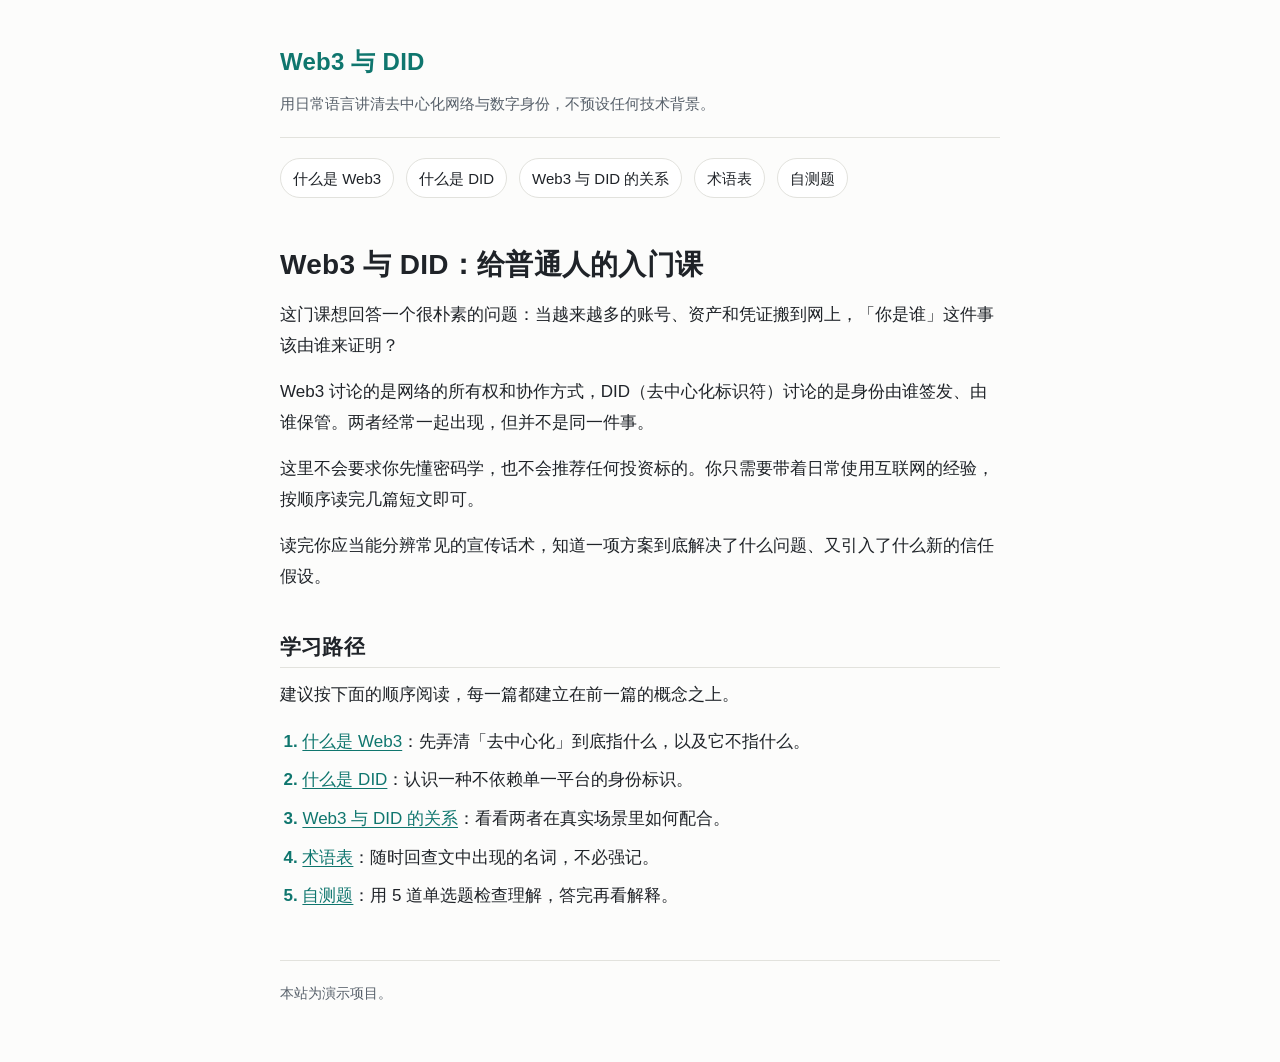
<file: site/index.html>
<!DOCTYPE html>
<html lang="zh-CN">
<head>
  <meta charset="UTF-8">
  <meta name="viewport" content="width=device-width, initial-scale=1">
  <title>Web3 与 DID：给普通人的入门课</title>
  <link rel="stylesheet" href="style.css">
</head>
<body>
  <header class="site-header">
    <p class="site-title"><a href="index.html">Web3 与 DID</a></p>
    <p class="site-tagline">用日常语言讲清去中心化网络与数字身份，不预设任何技术背景。</p>
  </header>

  <nav class="site-nav" aria-label="站内导航">
    <ul>
      <li><a href="what-is-web3.html">什么是 Web3</a></li>
      <li><a href="what-is-did.html">什么是 DID</a></li>
      <li><a href="web3-and-did.html">Web3 与 DID 的关系</a></li>
      <li><a href="glossary.html">术语表</a></li>
      <li><a href="quiz.html">自测题</a></li>
    </ul>
  </nav>

  <main>
    <section class="intro" aria-labelledby="intro-heading">
      <h1 id="intro-heading">Web3 与 DID：给普通人的入门课</h1>
      <p>这门课想回答一个很朴素的问题：当越来越多的账号、资产和凭证搬到网上，「你是谁」这件事该由谁来证明？</p>
      <p>Web3 讨论的是网络的所有权和协作方式，DID（去中心化标识符）讨论的是身份由谁签发、由谁保管。两者经常一起出现，但并不是同一件事。</p>
      <p>这里不会要求你先懂密码学，也不会推荐任何投资标的。你只需要带着日常使用互联网的经验，按顺序读完几篇短文即可。</p>
      <p>读完你应当能分辨常见的宣传话术，知道一项方案到底解决了什么问题、又引入了什么新的信任假设。</p>
    </section>

    <section class="learning-path" aria-labelledby="path-heading">
      <h2 id="path-heading">学习路径</h2>
      <p>建议按下面的顺序阅读，每一篇都建立在前一篇的概念之上。</p>
      <ol>
        <li><a href="what-is-web3.html">什么是 Web3</a>：先弄清「去中心化」到底指什么，以及它不指什么。</li>
        <li><a href="what-is-did.html">什么是 DID</a>：认识一种不依赖单一平台的身份标识。</li>
        <li><a href="web3-and-did.html">Web3 与 DID 的关系</a>：看看两者在真实场景里如何配合。</li>
        <li><a href="glossary.html">术语表</a>：随时回查文中出现的名词，不必强记。</li>
        <li><a href="quiz.html">自测题</a>：用 5 道单选题检查理解，答完再看解释。</li>
      </ol>
    </section>
  </main>

  <footer class="site-footer">
    <p>本站为演示项目。</p>
  </footer>
</body>
</html>
</file>
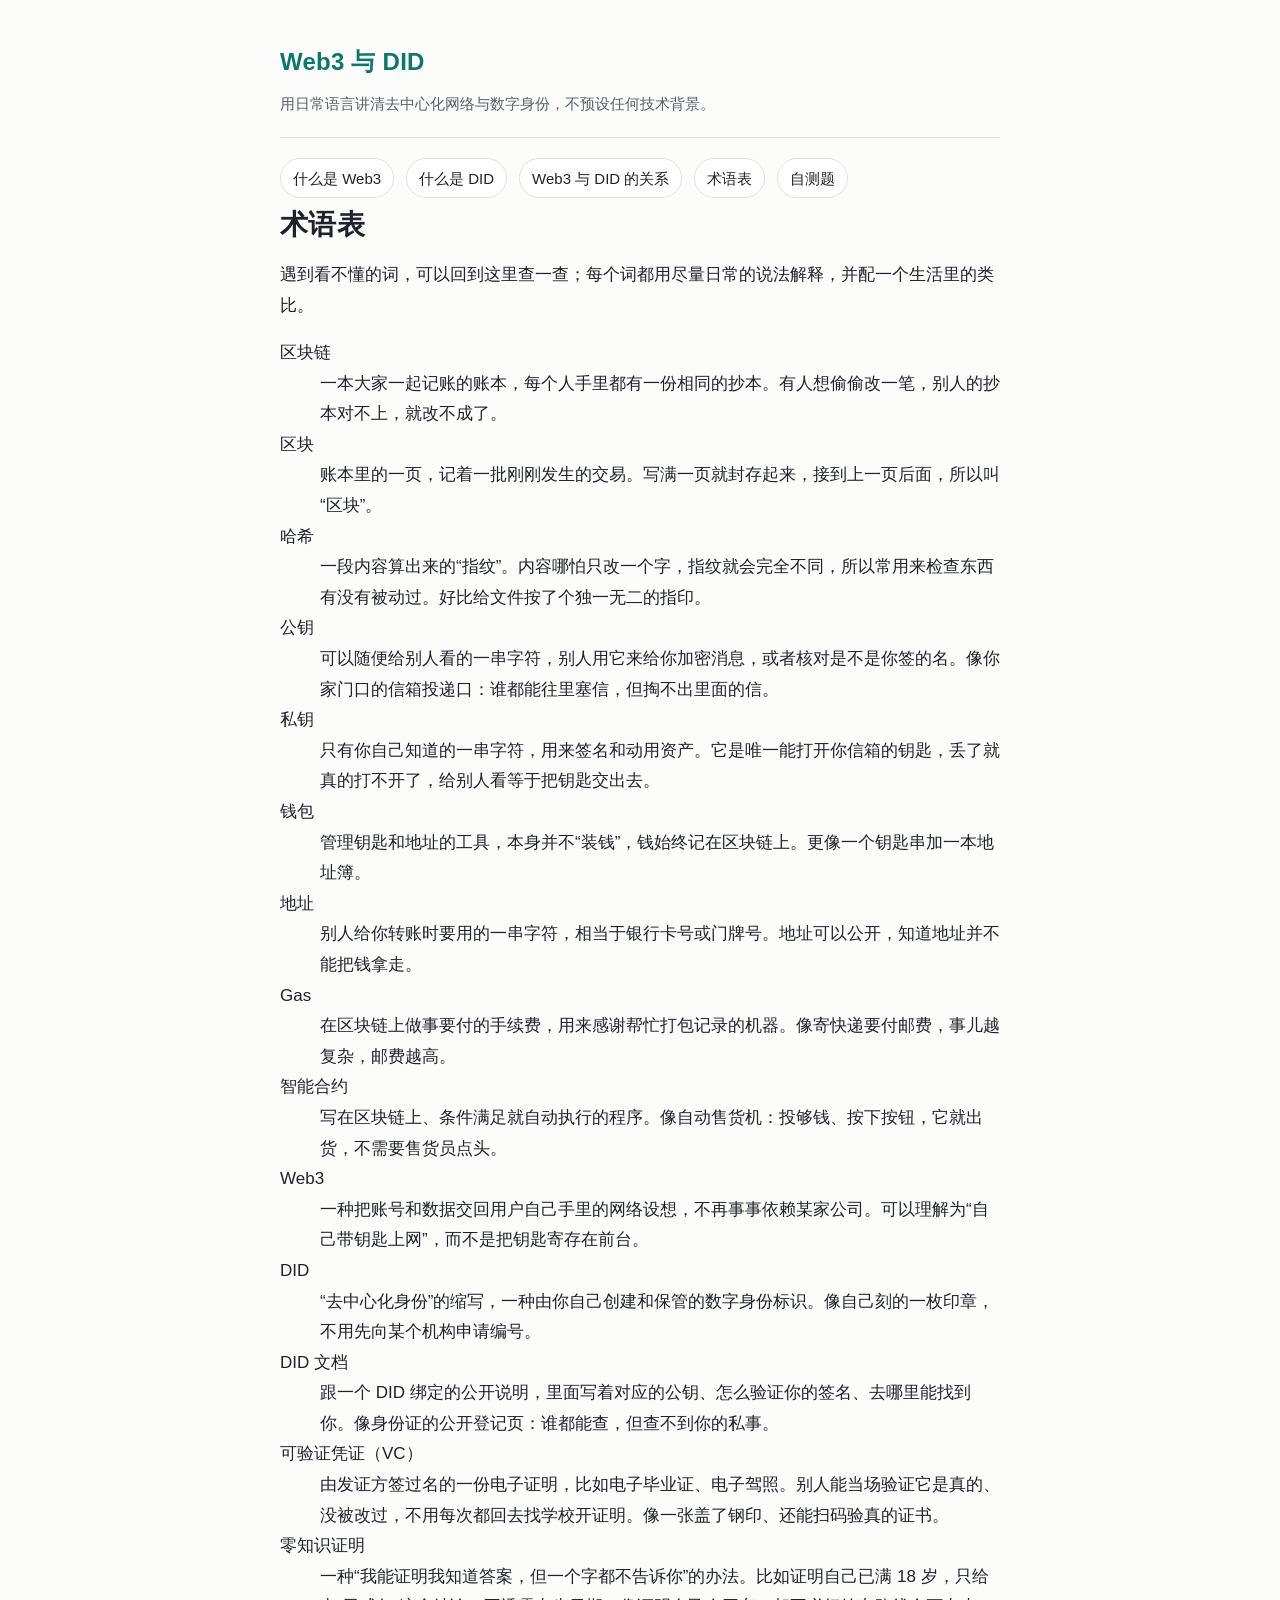
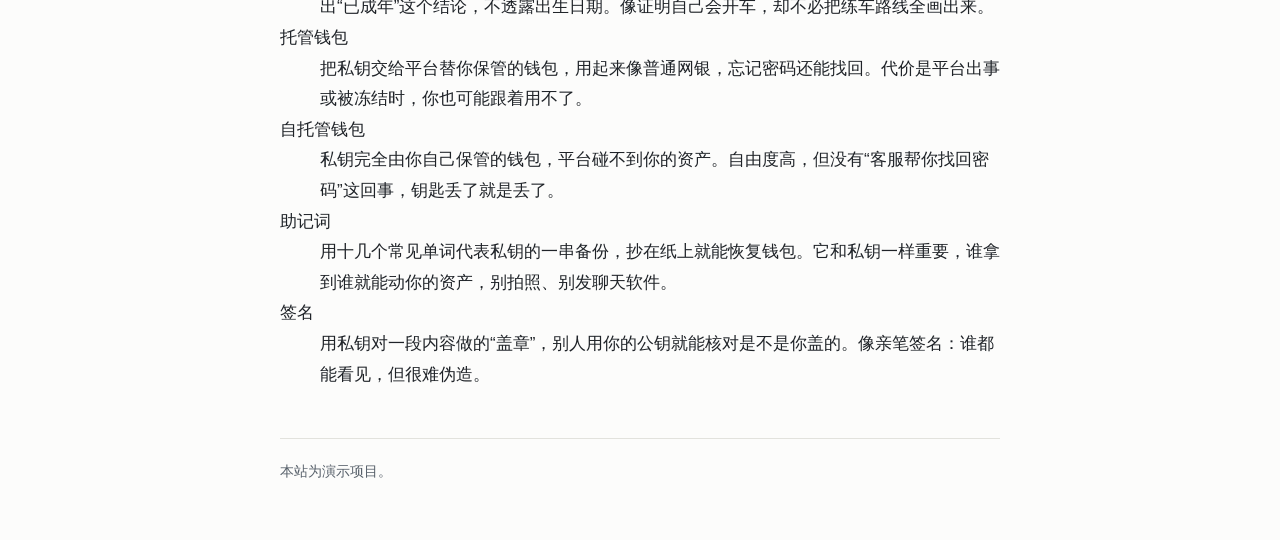
<file: site/glossary.html>
<!DOCTYPE html>
<html lang="zh-CN">
<head>
  <meta charset="utf-8">
  <meta name="viewport" content="width=device-width, initial-scale=1">
  <title>术语表 - 用大白话解释区块链和身份</title>
  <link rel="stylesheet" href="style.css">
</head>
<body>
  <header class="site-header">
    <p class="site-title"><a href="index.html">Web3 与 DID</a></p>
    <p class="site-tagline">用日常语言讲清去中心化网络与数字身份，不预设任何技术背景。</p>
  </header>

  <nav class="site-nav" aria-label="站内导航">
    <ul>
      <li><a href="what-is-web3.html">什么是 Web3</a></li>
      <li><a href="what-is-did.html">什么是 DID</a></li>
      <li><a href="web3-and-did.html">Web3 与 DID 的关系</a></li>
      <li><a href="glossary.html" aria-current="page">术语表</a></li>
      <li><a href="quiz.html">自测题</a></li>
    </ul>
  </nav>

  <main>
    <h1>术语表</h1>
    <p>遇到看不懂的词，可以回到这里查一查；每个词都用尽量日常的说法解释，并配一个生活里的类比。</p>

    <dl>
      <dt>区块链</dt>
      <dd>一本大家一起记账的账本，每个人手里都有一份相同的抄本。有人想偷偷改一笔，别人的抄本对不上，就改不成了。</dd>

      <dt>区块</dt>
      <dd>账本里的一页，记着一批刚刚发生的交易。写满一页就封存起来，接到上一页后面，所以叫“区块”。</dd>

      <dt>哈希</dt>
      <dd>一段内容算出来的“指纹”。内容哪怕只改一个字，指纹就会完全不同，所以常用来检查东西有没有被动过。好比给文件按了个独一无二的指印。</dd>

      <dt>公钥</dt>
      <dd>可以随便给别人看的一串字符，别人用它来给你加密消息，或者核对是不是你签的名。像你家门口的信箱投递口：谁都能往里塞信，但掏不出里面的信。</dd>

      <dt>私钥</dt>
      <dd>只有你自己知道的一串字符，用来签名和动用资产。它是唯一能打开你信箱的钥匙，丢了就真的打不开了，给别人看等于把钥匙交出去。</dd>

      <dt>钱包</dt>
      <dd>管理钥匙和地址的工具，本身并不“装钱”，钱始终记在区块链上。更像一个钥匙串加一本地址簿。</dd>

      <dt>地址</dt>
      <dd>别人给你转账时要用的一串字符，相当于银行卡号或门牌号。地址可以公开，知道地址并不能把钱拿走。</dd>

      <dt>Gas</dt>
      <dd>在区块链上做事要付的手续费，用来感谢帮忙打包记录的机器。像寄快递要付邮费，事儿越复杂，邮费越高。</dd>

      <dt>智能合约</dt>
      <dd>写在区块链上、条件满足就自动执行的程序。像自动售货机：投够钱、按下按钮，它就出货，不需要售货员点头。</dd>

      <dt>Web3</dt>
      <dd>一种把账号和数据交回用户自己手里的网络设想，不再事事依赖某家公司。可以理解为“自己带钥匙上网”，而不是把钥匙寄存在前台。</dd>

      <dt>DID</dt>
      <dd>“去中心化身份”的缩写，一种由你自己创建和保管的数字身份标识。像自己刻的一枚印章，不用先向某个机构申请编号。</dd>

      <dt>DID 文档</dt>
      <dd>跟一个 DID 绑定的公开说明，里面写着对应的公钥、怎么验证你的签名、去哪里能找到你。像身份证的公开登记页：谁都能查，但查不到你的私事。</dd>

      <dt>可验证凭证（VC）</dt>
      <dd>由发证方签过名的一份电子证明，比如电子毕业证、电子驾照。别人能当场验证它是真的、没被改过，不用每次都回去找学校开证明。像一张盖了钢印、还能扫码验真的证书。</dd>

      <dt>零知识证明</dt>
      <dd>一种“我能证明我知道答案，但一个字都不告诉你”的办法。比如证明自己已满 18 岁，只给出“已成年”这个结论，不透露出生日期。像证明自己会开车，却不必把练车路线全画出来。</dd>

      <dt>托管钱包</dt>
      <dd>把私钥交给平台替你保管的钱包，用起来像普通网银，忘记密码还能找回。代价是平台出事或被冻结时，你也可能跟着用不了。</dd>

      <dt>自托管钱包</dt>
      <dd>私钥完全由你自己保管的钱包，平台碰不到你的资产。自由度高，但没有“客服帮你找回密码”这回事，钥匙丢了就是丢了。</dd>

      <dt>助记词</dt>
      <dd>用十几个常见单词代表私钥的一串备份，抄在纸上就能恢复钱包。它和私钥一样重要，谁拿到谁就能动你的资产，别拍照、别发聊天软件。</dd>

      <dt>签名</dt>
      <dd>用私钥对一段内容做的“盖章”，别人用你的公钥就能核对是不是你盖的。像亲笔签名：谁都能看见，但很难伪造。</dd>
    </dl>
  </main>

  <footer class="site-footer">
    <p>本站为演示项目。</p>
  </footer>
</body>
</html>
</file>
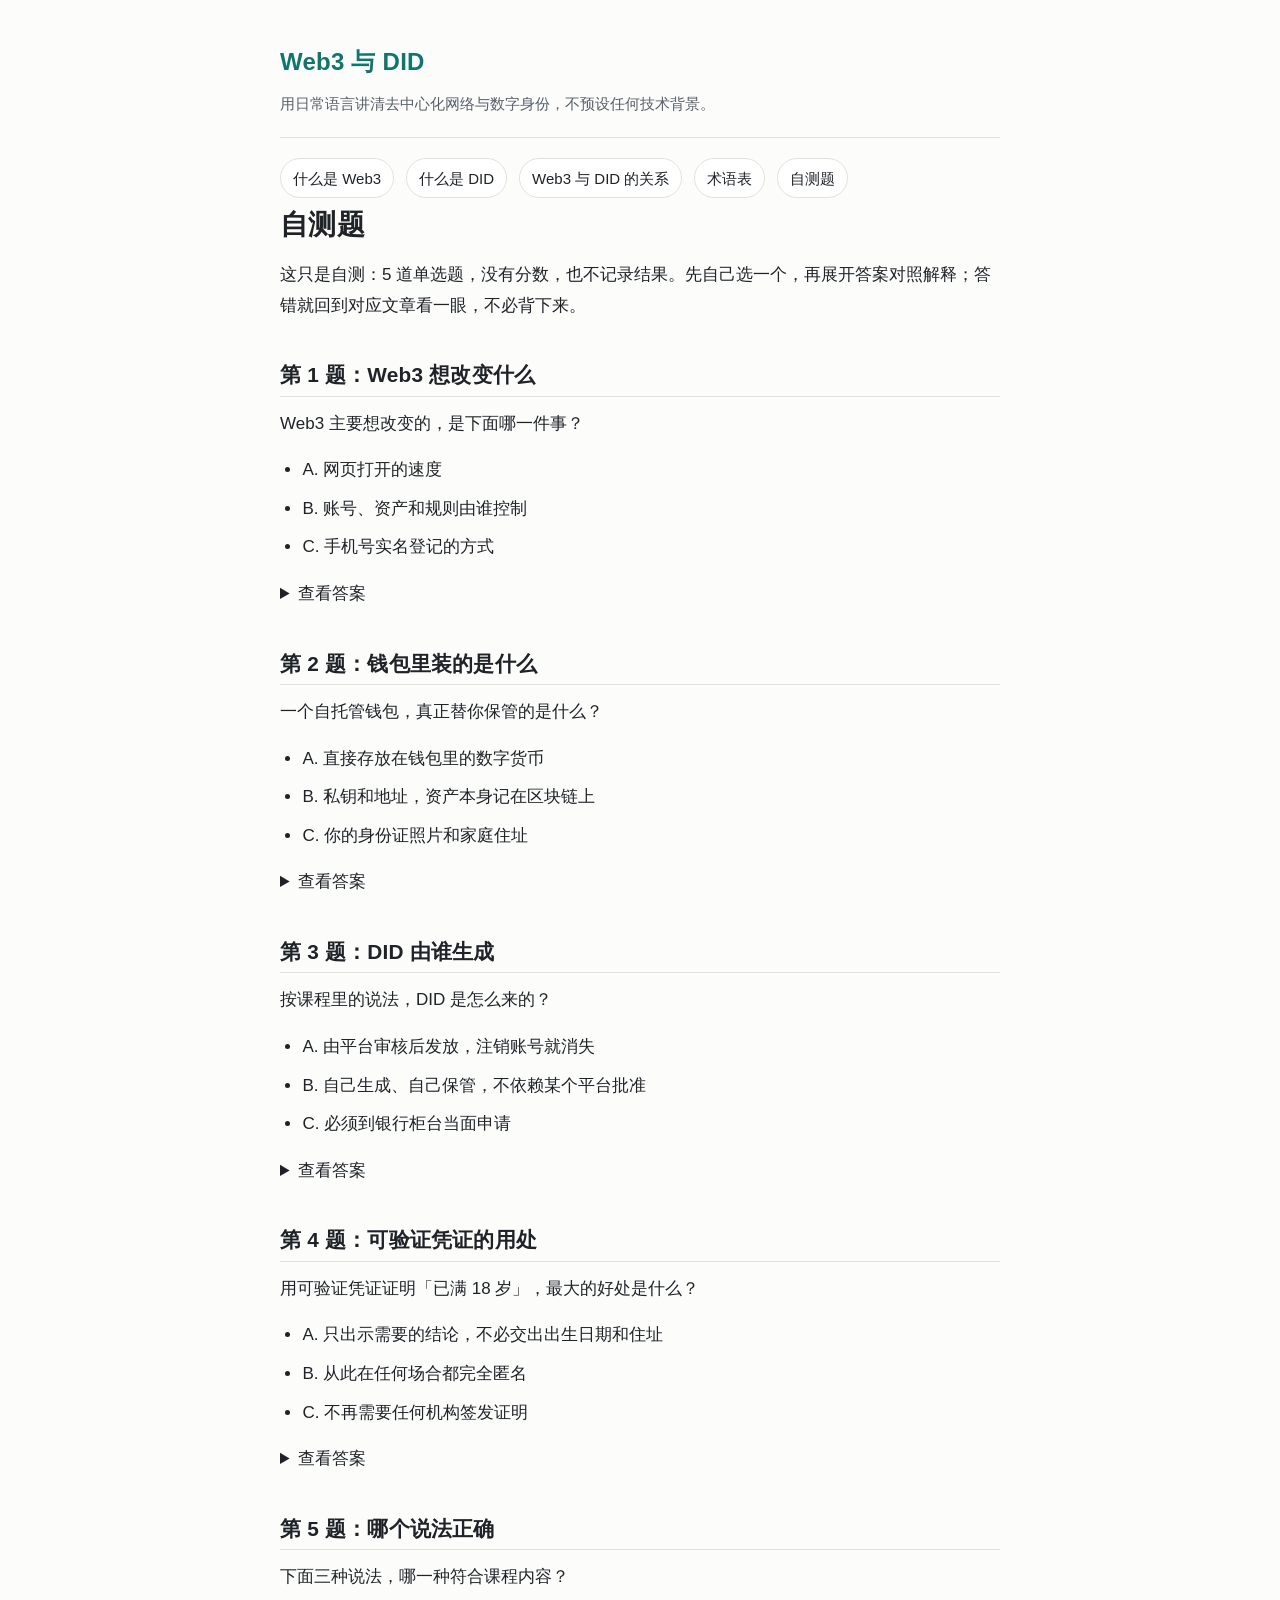
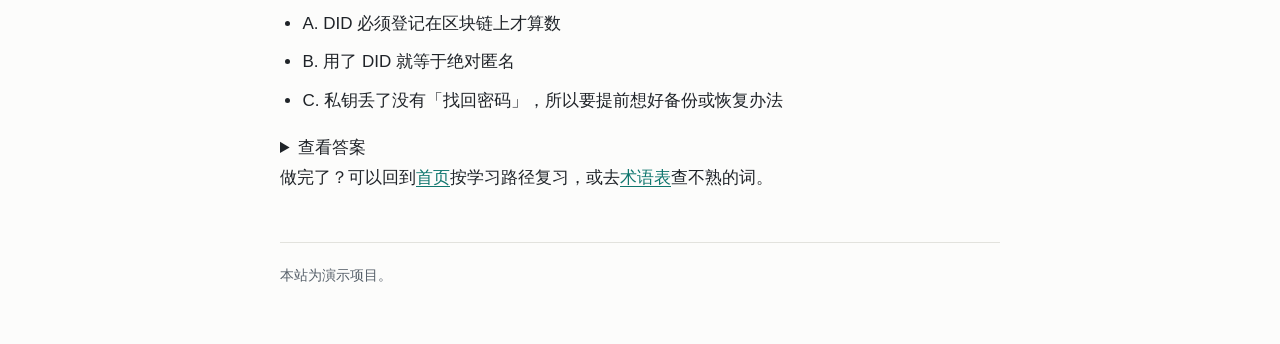
<file: site/quiz.html>
<!DOCTYPE html>
<html lang="zh-CN">
<head>
  <meta charset="utf-8">
  <meta name="viewport" content="width=device-width, initial-scale=1">
  <title>自测题 - Web3 与 DID 入门</title>
  <meta name="description" content="5 道单选题，自测对 Web3、钱包、DID、可验证凭证和常见误解的理解。">
  <link rel="stylesheet" href="style.css">
</head>
<body>
  <header class="site-header">
    <p class="site-title"><a href="index.html">Web3 与 DID</a></p>
    <p class="site-tagline">用日常语言讲清去中心化网络与数字身份，不预设任何技术背景。</p>
  </header>

  <nav class="site-nav" aria-label="站内导航">
    <ul>
      <li><a href="what-is-web3.html">什么是 Web3</a></li>
      <li><a href="what-is-did.html">什么是 DID</a></li>
      <li><a href="web3-and-did.html">Web3 与 DID 的关系</a></li>
      <li><a href="glossary.html">术语表</a></li>
      <li><a href="quiz.html" aria-current="page">自测题</a></li>
    </ul>
  </nav>

  <main>
    <h1>自测题</h1>
    <p>这只是自测：5 道单选题，没有分数，也不记录结果。先自己选一个，再展开答案对照解释；答错就回到对应文章看一眼，不必背下来。</p>

    <section aria-labelledby="q1-heading">
      <h2 id="q1-heading">第 1 题：Web3 想改变什么</h2>
      <p>Web3 主要想改变的，是下面哪一件事？</p>
      <ul>
        <li>A. 网页打开的速度</li>
        <li>B. 账号、资产和规则由谁控制</li>
        <li>C. 手机号实名登记的方式</li>
      </ul>
      <details>
        <summary>查看答案</summary>
        <p>答案：B。Web3 讨论的是把账号和数据交回用户手里，而不是提升网速或替代实名登记。</p>
      </details>
    </section>

    <section aria-labelledby="q2-heading">
      <h2 id="q2-heading">第 2 题：钱包里装的是什么</h2>
      <p>一个自托管钱包，真正替你保管的是什么？</p>
      <ul>
        <li>A. 直接存放在钱包里的数字货币</li>
        <li>B. 私钥和地址，资产本身记在区块链上</li>
        <li>C. 你的身份证照片和家庭住址</li>
      </ul>
      <details>
        <summary>查看答案</summary>
        <p>答案：B。钱包像钥匙串加地址簿，资产始终记在链上，谁拿着私钥谁才能动用。</p>
      </details>
    </section>

    <section aria-labelledby="q3-heading">
      <h2 id="q3-heading">第 3 题：DID 由谁生成</h2>
      <p>按课程里的说法，DID 是怎么来的？</p>
      <ul>
        <li>A. 由平台审核后发放，注销账号就消失</li>
        <li>B. 自己生成、自己保管，不依赖某个平台批准</li>
        <li>C. 必须到银行柜台当面申请</li>
      </ul>
      <details>
        <summary>查看答案</summary>
        <p>答案：B。DID 像自己刻的印章，平台能删账号，却删不掉你手里的标识。</p>
      </details>
    </section>

    <section aria-labelledby="q4-heading">
      <h2 id="q4-heading">第 4 题：可验证凭证的用处</h2>
      <p>用可验证凭证证明「已满 18 岁」，最大的好处是什么？</p>
      <ul>
        <li>A. 只出示需要的结论，不必交出出生日期和住址</li>
        <li>B. 从此在任何场合都完全匿名</li>
        <li>C. 不再需要任何机构签发证明</li>
      </ul>
      <details>
        <summary>查看答案</summary>
        <p>答案：A。可验证凭证让签发者的签名保证结论为真，同时把无关的个人信息留在自己手里。</p>
      </details>
    </section>

    <section aria-labelledby="q5-heading">
      <h2 id="q5-heading">第 5 题：哪个说法正确</h2>
      <p>下面三种说法，哪一种符合课程内容？</p>
      <ul>
        <li>A. DID 必须登记在区块链上才算数</li>
        <li>B. 用了 DID 就等于绝对匿名</li>
        <li>C. 私钥丢了没有「找回密码」，所以要提前想好备份或恢复办法</li>
      </ul>
      <details>
        <summary>查看答案</summary>
        <p>答案：C。DID 可以登记在政府或行业目录上，也不是绝对匿名；而私钥只有你自己保管，丢了就真的找不回来。</p>
      </details>
    </section>

    <p>做完了？可以回到<a href="index.html">首页</a>按学习路径复习，或去<a href="glossary.html">术语表</a>查不熟的词。</p>
  </main>

  <footer class="site-footer">
    <p>本站为演示项目。</p>
  </footer>
</body>
</html>
</file>
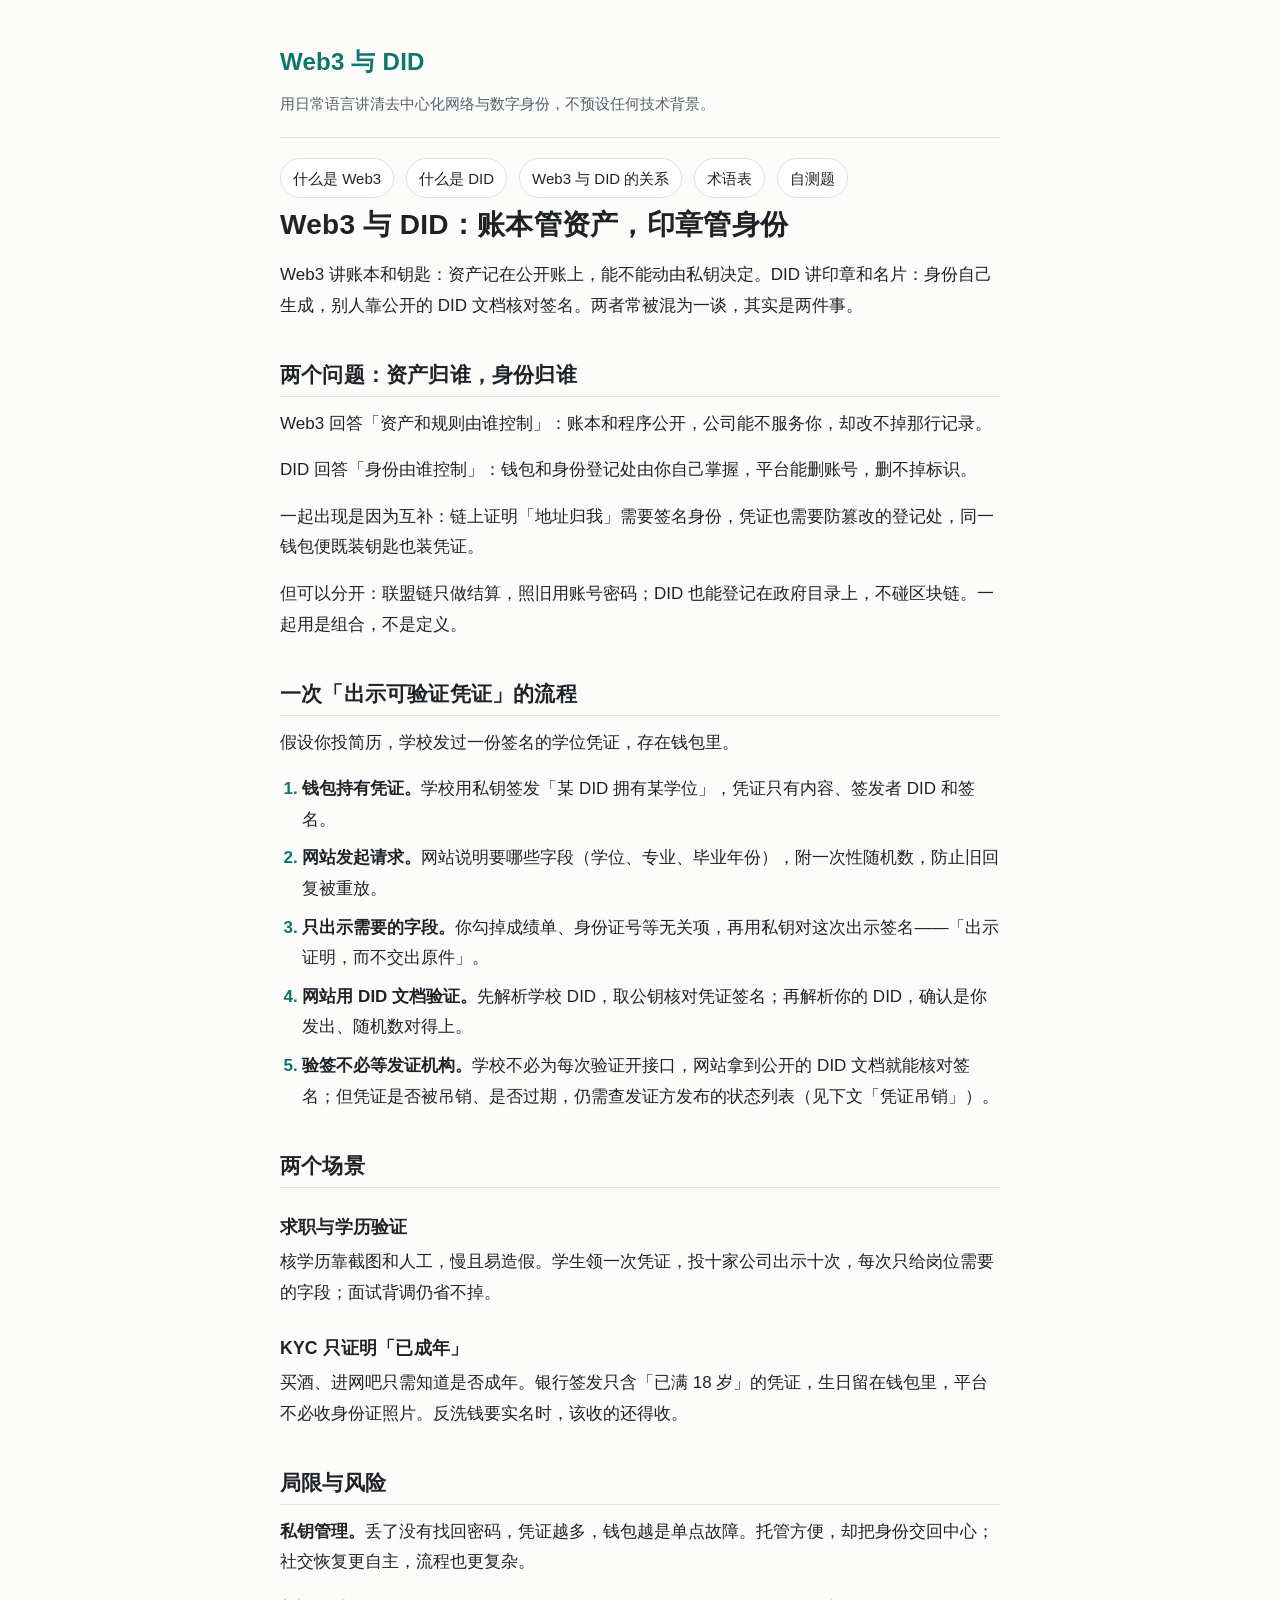
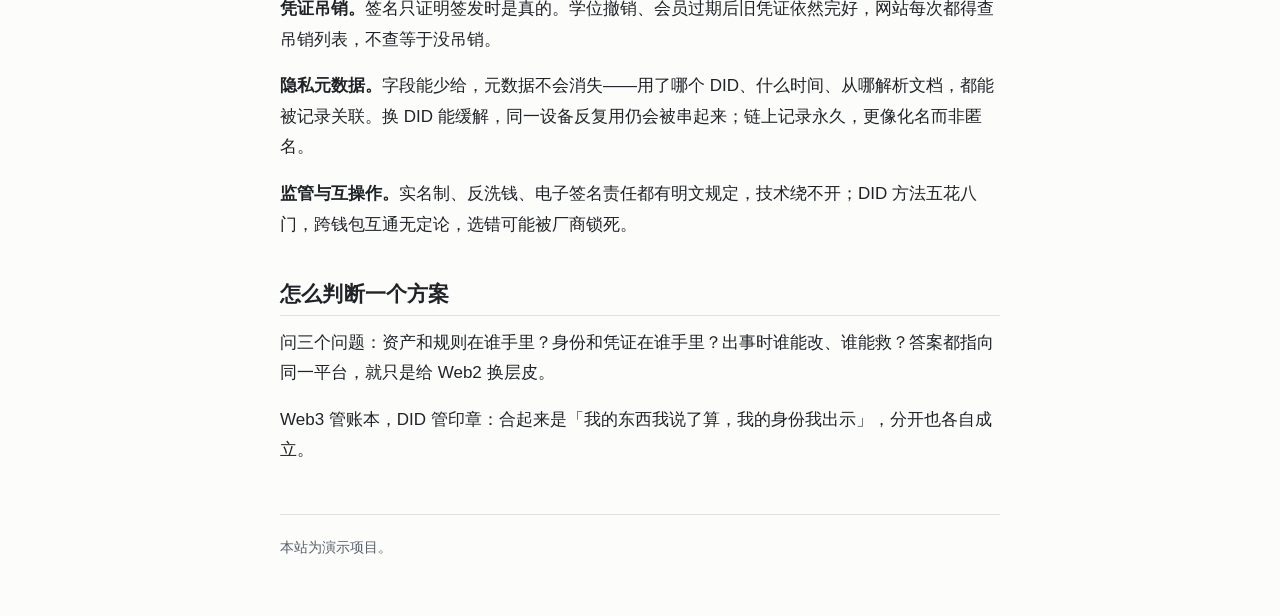
<file: site/web3-and-did.html>
<!DOCTYPE html>
<html lang="zh-CN">
<head>
  <meta charset="utf-8">
  <meta name="viewport" content="width=device-width, initial-scale=1">
  <title>Web3 与 DID 的关系 - Web3 与 DID 入门</title>
  <meta name="description" content="Web3 管资产和规则，DID 管身份：用一次出示可验证凭证的流程，说明两者如何配合、何时可以分开，以及私钥、吊销、隐私与监管上的局限。">
  <link rel="stylesheet" href="style.css">
</head>
<body>
  <header class="site-header">
    <p class="site-title"><a href="index.html">Web3 与 DID</a></p>
    <p class="site-tagline">用日常语言讲清去中心化网络与数字身份，不预设任何技术背景。</p>
  </header>

  <nav class="site-nav" aria-label="站内导航">
    <ul>
      <li><a href="what-is-web3.html">什么是 Web3</a></li>
      <li><a href="what-is-did.html">什么是 DID</a></li>
      <li><a href="web3-and-did.html" aria-current="page">Web3 与 DID 的关系</a></li>
      <li><a href="glossary.html">术语表</a></li>
      <li><a href="quiz.html">自测题</a></li>
    </ul>
  </nav>

  <main>
    <article>
      <h1>Web3 与 DID：账本管资产，印章管身份</h1>

      <p>Web3 讲账本和钥匙：资产记在公开账上，能不能动由私钥决定。DID 讲印章和名片：身份自己生成，别人靠公开的 DID 文档核对签名。两者常被混为一谈，其实是两件事。</p>

      <section>
        <h2>两个问题：资产归谁，身份归谁</h2>
        <p>Web3 回答「资产和规则由谁控制」：账本和程序公开，公司能不服务你，却改不掉那行记录。</p>
        <p>DID 回答「身份由谁控制」：钱包和身份登记处由你自己掌握，平台能删账号，删不掉标识。</p>
        <p>一起出现是因为互补：链上证明「地址归我」需要签名身份，凭证也需要防篡改的登记处，同一钱包便既装钥匙也装凭证。</p>
        <p>但可以分开：联盟链只做结算，照旧用账号密码；DID 也能登记在政府目录上，不碰区块链。一起用是组合，不是定义。</p>
      </section>

      <section>
        <h2>一次「出示可验证凭证」的流程</h2>
        <p>假设你投简历，学校发过一份签名的学位凭证，存在钱包里。</p>
        <ol>
          <li><strong>钱包持有凭证。</strong>学校用私钥签发「某 DID 拥有某学位」，凭证只有内容、签发者 DID 和签名。</li>
          <li><strong>网站发起请求。</strong>网站说明要哪些字段（学位、专业、毕业年份），附一次性随机数，防止旧回复被重放。</li>
          <li><strong>只出示需要的字段。</strong>你勾掉成绩单、身份证号等无关项，再用私钥对这次出示签名——「出示证明，而不交出原件」。</li>
          <li><strong>网站用 DID 文档验证。</strong>先解析学校 DID，取公钥核对凭证签名；再解析你的 DID，确认是你发出、随机数对得上。</li>
          <li><strong>验签不必等发证机构。</strong>学校不必为每次验证开接口，网站拿到公开的 DID 文档就能核对签名；但凭证是否被吊销、是否过期，仍需查发证方发布的状态列表（见下文「凭证吊销」）。</li>
        </ol>
      </section>

      <section>
        <h2>两个场景</h2>
        <h3>求职与学历验证</h3>
        <p>核学历靠截图和人工，慢且易造假。学生领一次凭证，投十家公司出示十次，每次只给岗位需要的字段；面试背调仍省不掉。</p>
        <h3>KYC 只证明「已成年」</h3>
        <p>买酒、进网吧只需知道是否成年。银行签发只含「已满 18 岁」的凭证，生日留在钱包里，平台不必收身份证照片。反洗钱要实名时，该收的还得收。</p>
      </section>

      <section>
        <h2>局限与风险</h2>
        <p><strong>私钥管理。</strong>丢了没有找回密码，凭证越多，钱包越是单点故障。托管方便，却把身份交回中心；社交恢复更自主，流程也更复杂。</p>
        <p><strong>凭证吊销。</strong>签名只证明签发时是真的。学位撤销、会员过期后旧凭证依然完好，网站每次都得查吊销列表，不查等于没吊销。</p>
        <p><strong>隐私元数据。</strong>字段能少给，元数据不会消失——用了哪个 DID、什么时间、从哪解析文档，都能被记录关联。换 DID 能缓解，同一设备反复用仍会被串起来；链上记录永久，更像化名而非匿名。</p>
        <p><strong>监管与互操作。</strong>实名制、反洗钱、电子签名责任都有明文规定，技术绕不开；DID 方法五花八门，跨钱包互通无定论，选错可能被厂商锁死。</p>
      </section>

      <section>
        <h2>怎么判断一个方案</h2>
        <p>问三个问题：资产和规则在谁手里？身份和凭证在谁手里？出事时谁能改、谁能救？答案都指向同一平台，就只是给 Web2 换层皮。</p>
        <p>Web3 管账本，DID 管印章：合起来是「我的东西我说了算，我的身份我出示」，分开也各自成立。</p>
      </section>
    </article>
  </main>

  <footer class="site-footer">
    <p>本站为演示项目。</p>
  </footer>
</body>
</html>
</file>
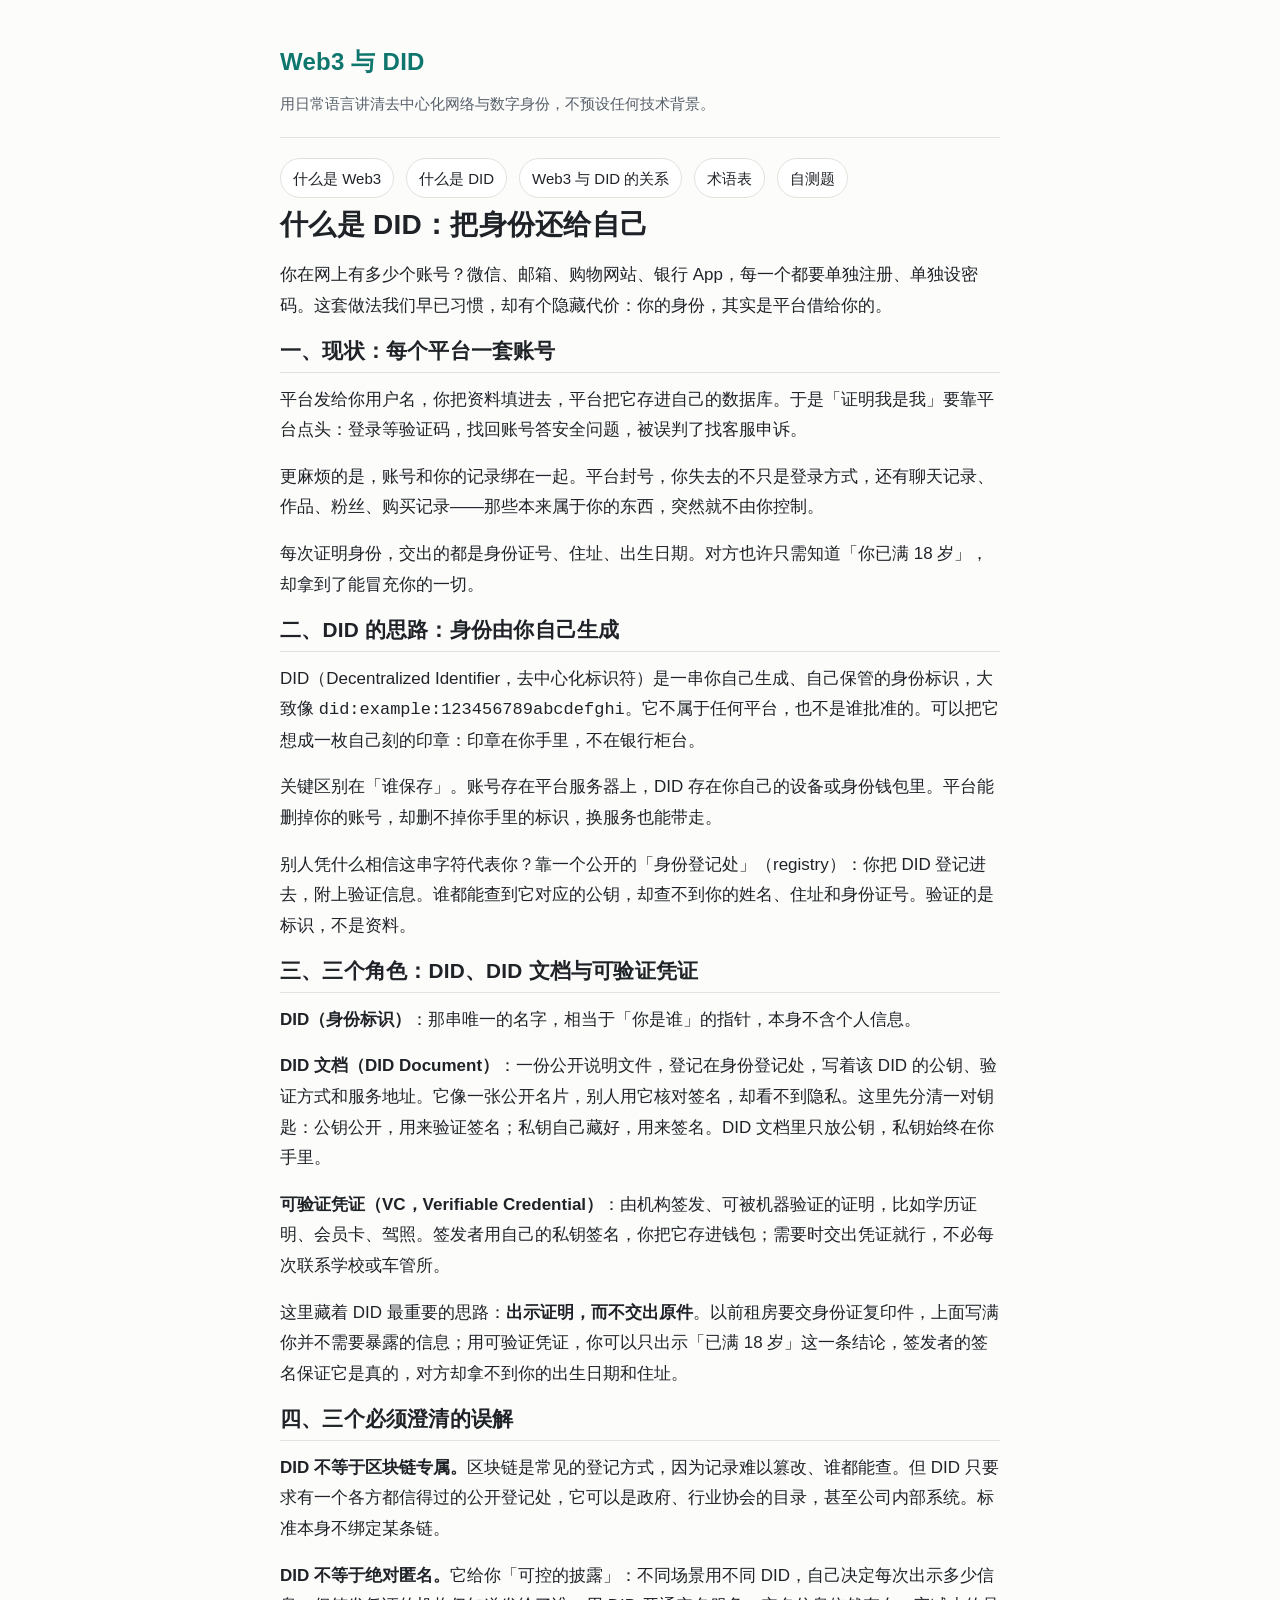
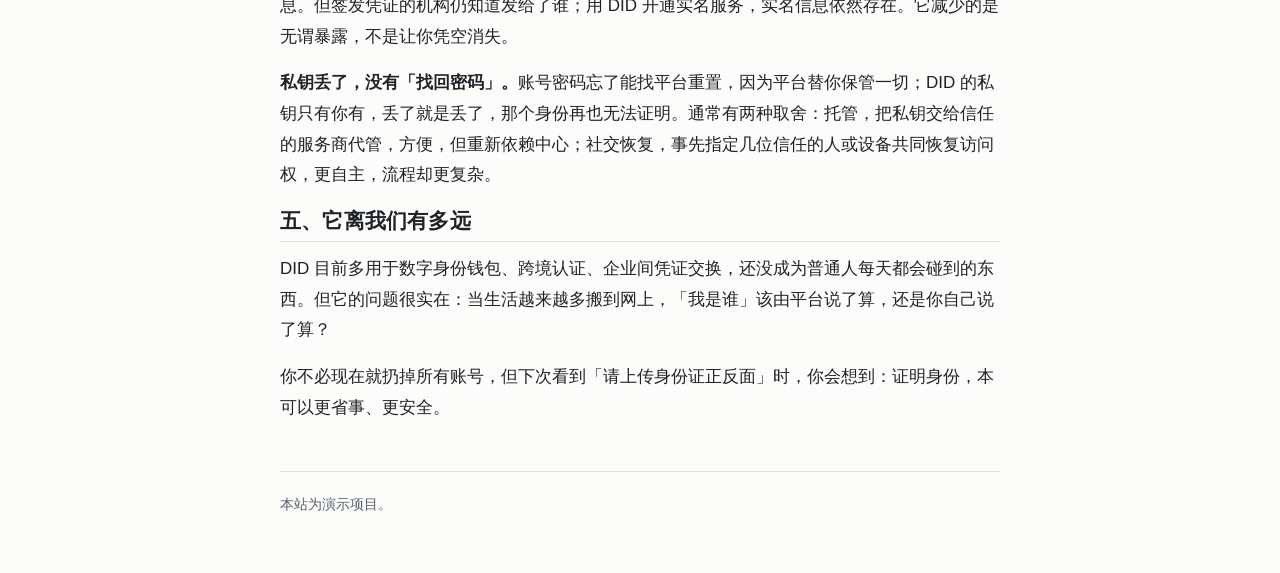
<file: site/what-is-did.html>
<!DOCTYPE html>
<html lang="zh-CN">
<head>
<meta charset="utf-8">
<meta name="viewport" content="width=device-width, initial-scale=1">
<title>什么是 DID：把身份还给自己</title>
<link rel="stylesheet" href="style.css">
</head>
<body>
  <header class="site-header">
    <p class="site-title"><a href="index.html">Web3 与 DID</a></p>
    <p class="site-tagline">用日常语言讲清去中心化网络与数字身份，不预设任何技术背景。</p>
  </header>

  <nav class="site-nav" aria-label="站内导航">
    <ul>
      <li><a href="what-is-web3.html">什么是 Web3</a></li>
      <li><a href="what-is-did.html" aria-current="page">什么是 DID</a></li>
      <li><a href="web3-and-did.html">Web3 与 DID 的关系</a></li>
      <li><a href="glossary.html">术语表</a></li>
      <li><a href="quiz.html">自测题</a></li>
    </ul>
  </nav>

<main>
<article>
  <h1>什么是 DID：把身份还给自己</h1>

  <p>你在网上有多少个账号？微信、邮箱、购物网站、银行 App，每一个都要单独注册、单独设密码。这套做法我们早已习惯，却有个隐藏代价：你的身份，其实是平台借给你的。</p>

  <h2>一、现状：每个平台一套账号</h2>

  <p>平台发给你用户名，你把资料填进去，平台把它存进自己的数据库。于是「证明我是我」要靠平台点头：登录等验证码，找回账号答安全问题，被误判了找客服申诉。</p>

  <p>更麻烦的是，账号和你的记录绑在一起。平台封号，你失去的不只是登录方式，还有聊天记录、作品、粉丝、购买记录——那些本来属于你的东西，突然就不由你控制。</p>

  <p>每次证明身份，交出的都是身份证号、住址、出生日期。对方也许只需知道「你已满 18 岁」，却拿到了能冒充你的一切。</p>

  <h2>二、DID 的思路：身份由你自己生成</h2>

  <p>DID（Decentralized Identifier，去中心化标识符）是一串你自己生成、自己保管的身份标识，大致像 <code>did:example:123456789abcdefghi</code>。它不属于任何平台，也不是谁批准的。可以把它想成一枚自己刻的印章：印章在你手里，不在银行柜台。</p>

  <p>关键区别在「谁保存」。账号存在平台服务器上，DID 存在你自己的设备或身份钱包里。平台能删掉你的账号，却删不掉你手里的标识，换服务也能带走。</p>

  <p>别人凭什么相信这串字符代表你？靠一个公开的「身份登记处」（registry）：你把 DID 登记进去，附上验证信息。谁都能查到它对应的公钥，却查不到你的姓名、住址和身份证号。验证的是标识，不是资料。</p>

  <h2>三、三个角色：DID、DID 文档与可验证凭证</h2>

  <p><strong>DID（身份标识）</strong>：那串唯一的名字，相当于「你是谁」的指针，本身不含个人信息。</p>

  <p><strong>DID 文档（DID Document）</strong>：一份公开说明文件，登记在身份登记处，写着该 DID 的公钥、验证方式和服务地址。它像一张公开名片，别人用它核对签名，却看不到隐私。这里先分清一对钥匙：公钥公开，用来验证签名；私钥自己藏好，用来签名。DID 文档里只放公钥，私钥始终在你手里。</p>

  <p><strong>可验证凭证（VC，Verifiable Credential）</strong>：由机构签发、可被机器验证的证明，比如学历证明、会员卡、驾照。签发者用自己的私钥签名，你把它存进钱包；需要时交出凭证就行，不必每次联系学校或车管所。</p>

  <p>这里藏着 DID 最重要的思路：<strong>出示证明，而不交出原件</strong>。以前租房要交身份证复印件，上面写满你并不需要暴露的信息；用可验证凭证，你可以只出示「已满 18 岁」这一条结论，签发者的签名保证它是真的，对方却拿不到你的出生日期和住址。</p>

  <h2>四、三个必须澄清的误解</h2>

  <p><strong>DID 不等于区块链专属。</strong>区块链是常见的登记方式，因为记录难以篡改、谁都能查。但 DID 只要求有一个各方都信得过的公开登记处，它可以是政府、行业协会的目录，甚至公司内部系统。标准本身不绑定某条链。</p>

  <p><strong>DID 不等于绝对匿名。</strong>它给你「可控的披露」：不同场景用不同 DID，自己决定每次出示多少信息。但签发凭证的机构仍知道发给了谁；用 DID 开通实名服务，实名信息依然存在。它减少的是无谓暴露，不是让你凭空消失。</p>

  <p><strong>私钥丢了，没有「找回密码」。</strong>账号密码忘了能找平台重置，因为平台替你保管一切；DID 的私钥只有你有，丢了就是丢了，那个身份再也无法证明。通常有两种取舍：托管，把私钥交给信任的服务商代管，方便，但重新依赖中心；社交恢复，事先指定几位信任的人或设备共同恢复访问权，更自主，流程却更复杂。</p>

  <h2>五、它离我们有多远</h2>

  <p>DID 目前多用于数字身份钱包、跨境认证、企业间凭证交换，还没成为普通人每天都会碰到的东西。但它的问题很实在：当生活越来越多搬到网上，「我是谁」该由平台说了算，还是你自己说了算？</p>

  <p>你不必现在就扔掉所有账号，但下次看到「请上传身份证正反面」时，你会想到：证明身份，本可以更省事、更安全。</p>
</article>
</main>

<footer class="site-footer">
  <p>本站为演示项目。</p>
</footer>
</body>
</html>
</file>
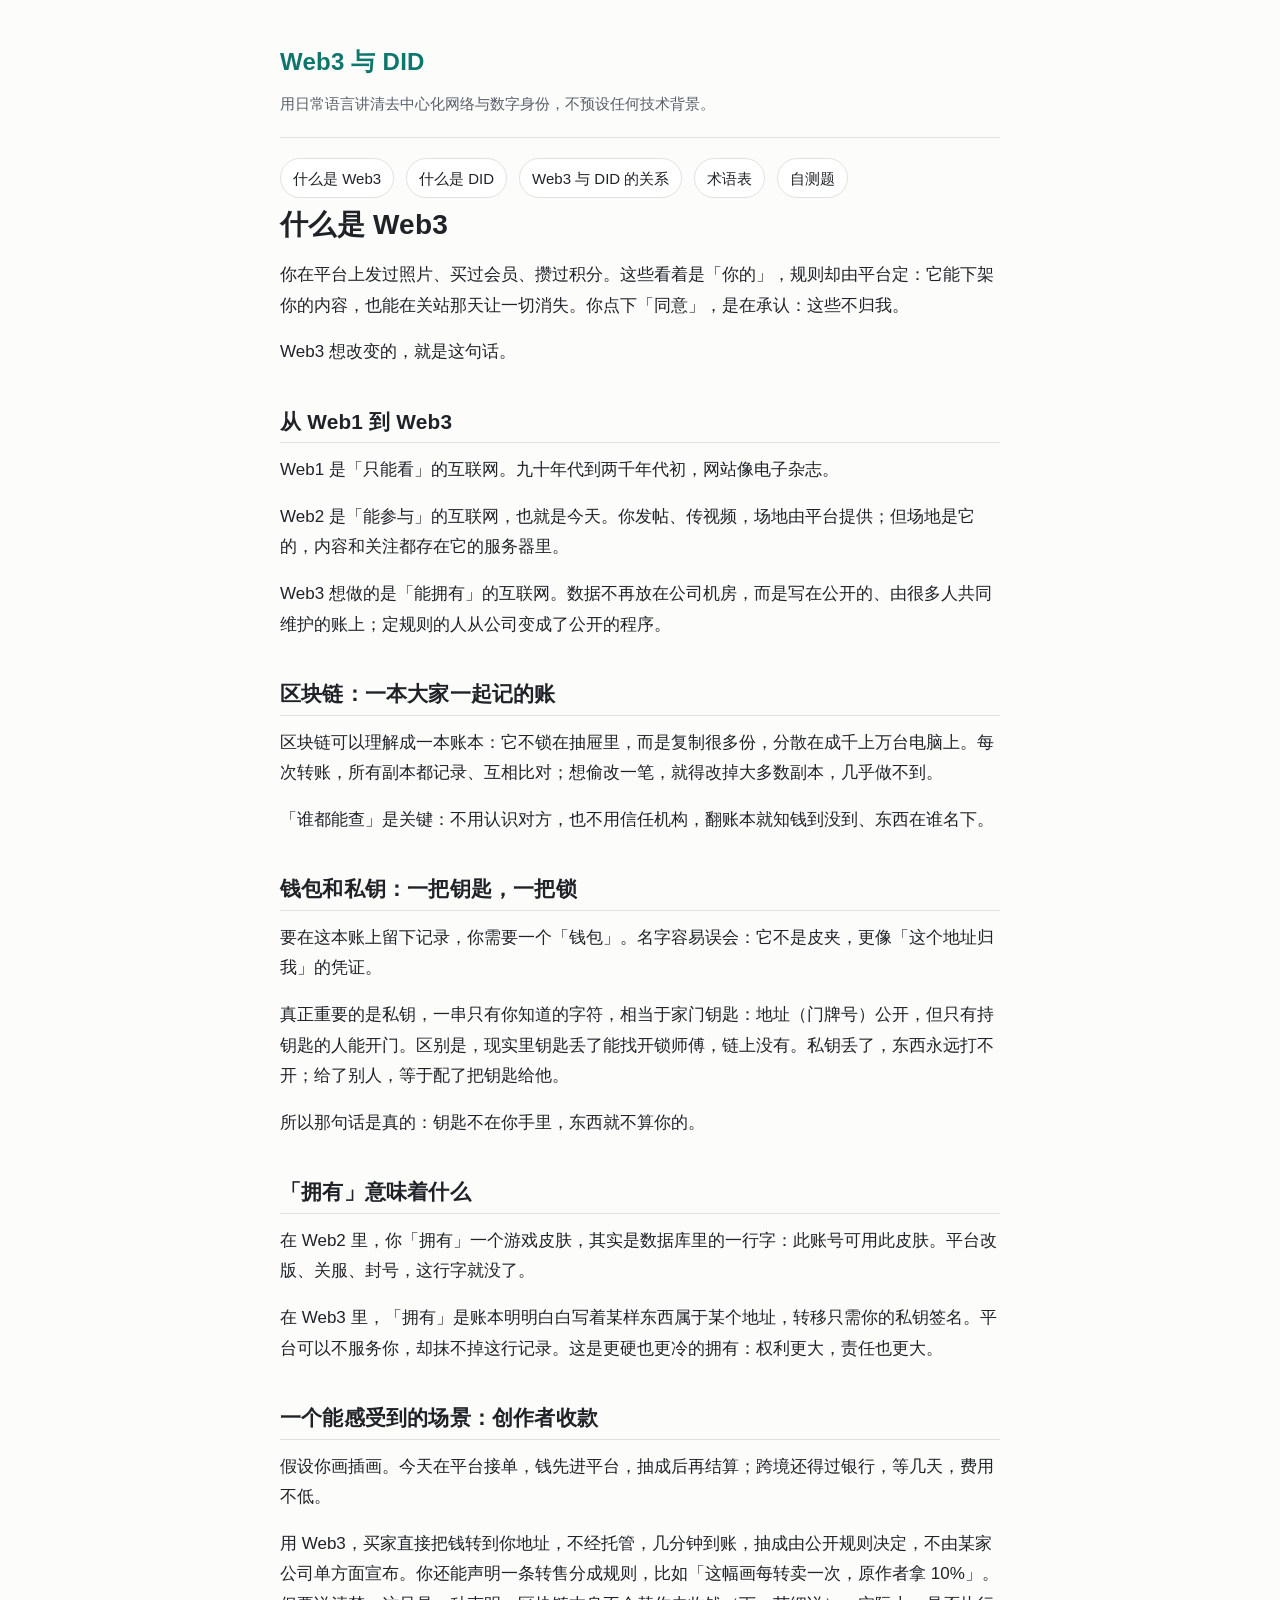
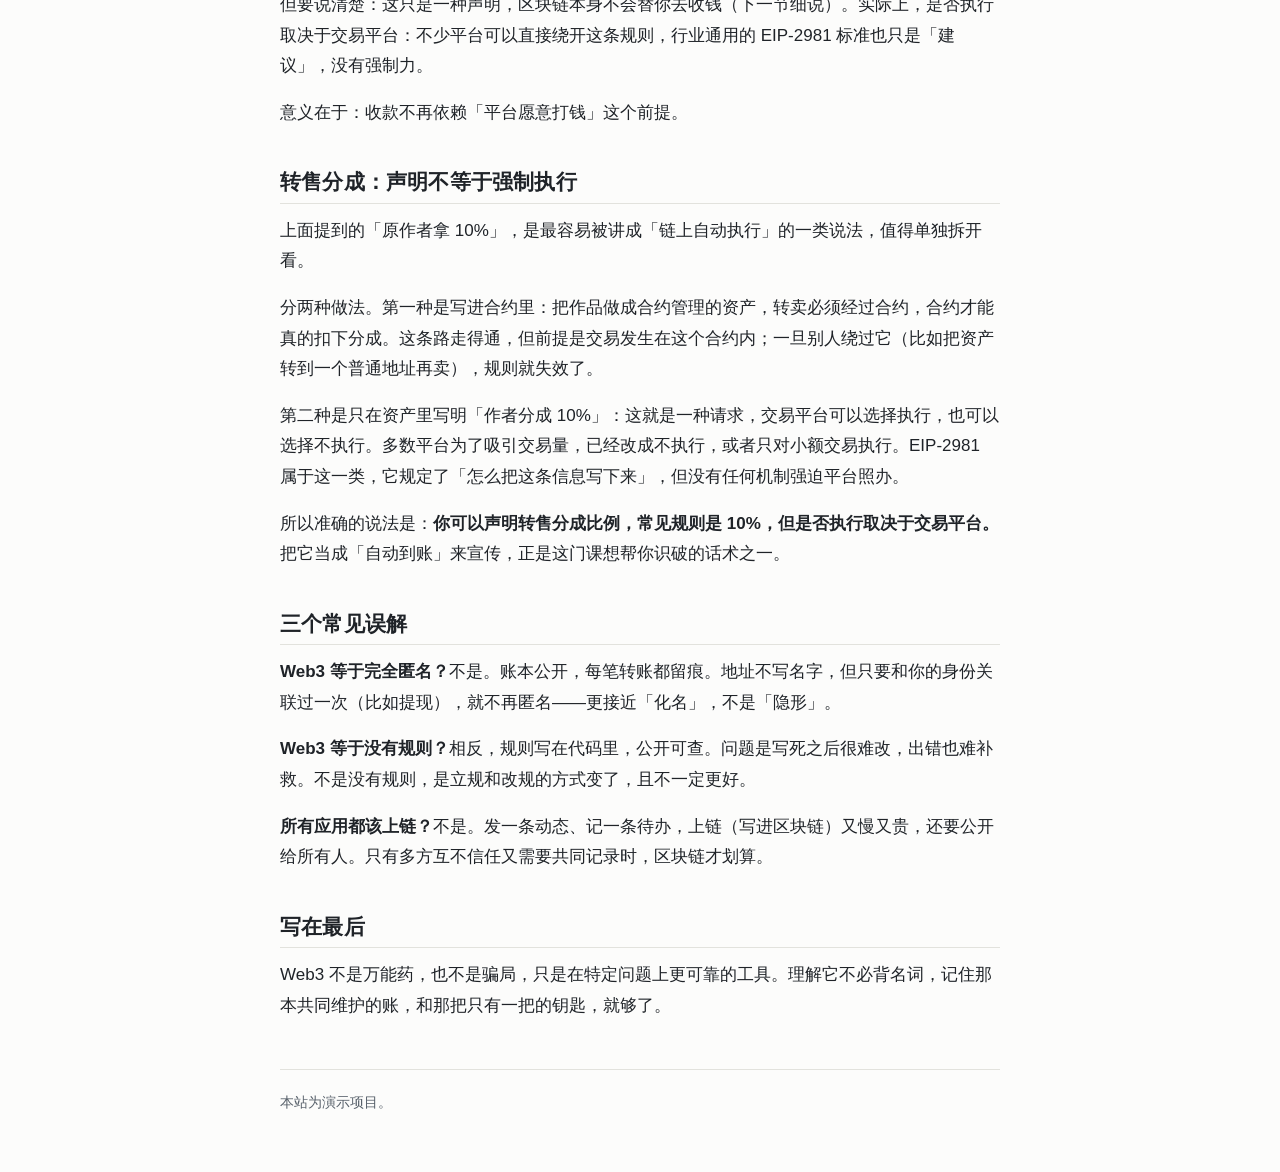
<file: site/what-is-web3.html>
<!DOCTYPE html>
<html lang="zh-CN">
<head>
  <meta charset="utf-8">
  <meta name="viewport" content="width=device-width, initial-scale=1">
  <title>什么是 Web3 - Web3 与 DID 入门</title>
  <meta name="description" content="用日常语言解释 Web3：从 Web1 到 Web3 的变化、区块链与私钥是怎么工作的，以及三个常见误解。">
  <link rel="stylesheet" href="style.css">
</head>
<body>
  <header class="site-header">
    <p class="site-title"><a href="index.html">Web3 与 DID</a></p>
    <p class="site-tagline">用日常语言讲清去中心化网络与数字身份，不预设任何技术背景。</p>
  </header>

  <nav class="site-nav" aria-label="站内导航">
    <ul>
      <li><a href="what-is-web3.html">什么是 Web3</a></li>
      <li><a href="what-is-did.html">什么是 DID</a></li>
      <li><a href="web3-and-did.html">Web3 与 DID 的关系</a></li>
      <li><a href="glossary.html">术语表</a></li>
      <li><a href="quiz.html">自测题</a></li>
    </ul>
  </nav>

  <main>
    <article>
      <h1>什么是 Web3</h1>
      <p>你在平台上发过照片、买过会员、攒过积分。这些看着是「你的」，规则却由平台定：它能下架你的内容，也能在关站那天让一切消失。你点下「同意」，是在承认：这些不归我。</p>
      <p>Web3 想改变的，就是这句话。</p>

      <section>
        <h2>从 Web1 到 Web3</h2>
        <p>Web1 是「只能看」的互联网。九十年代到两千年代初，网站像电子杂志。</p>
        <p>Web2 是「能参与」的互联网，也就是今天。你发帖、传视频，场地由平台提供；但场地是它的，内容和关注都存在它的服务器里。</p>
        <p>Web3 想做的是「能拥有」的互联网。数据不再放在公司机房，而是写在公开的、由很多人共同维护的账上；定规则的人从公司变成了公开的程序。</p>
      </section>

      <section>
        <h2>区块链：一本大家一起记的账</h2>
        <p>区块链可以理解成一本账本：它不锁在抽屉里，而是复制很多份，分散在成千上万台电脑上。每次转账，所有副本都记录、互相比对；想偷改一笔，就得改掉大多数副本，几乎做不到。</p>
        <p>「谁都能查」是关键：不用认识对方，也不用信任机构，翻账本就知钱到没到、东西在谁名下。</p>
      </section>

      <section>
        <h2>钱包和私钥：一把钥匙，一把锁</h2>
        <p>要在这本账上留下记录，你需要一个「钱包」。名字容易误会：它不是皮夹，更像「这个地址归我」的凭证。</p>
        <p>真正重要的是私钥，一串只有你知道的字符，相当于家门钥匙：地址（门牌号）公开，但只有持钥匙的人能开门。区别是，现实里钥匙丢了能找开锁师傅，链上没有。私钥丢了，东西永远打不开；给了别人，等于配了把钥匙给他。</p>
        <p>所以那句话是真的：钥匙不在你手里，东西就不算你的。</p>
      </section>

      <section>
        <h2>「拥有」意味着什么</h2>
        <p>在 Web2 里，你「拥有」一个游戏皮肤，其实是数据库里的一行字：此账号可用此皮肤。平台改版、关服、封号，这行字就没了。</p>
        <p>在 Web3 里，「拥有」是账本明明白白写着某样东西属于某个地址，转移只需你的私钥签名。平台可以不服务你，却抹不掉这行记录。这是更硬也更冷的拥有：权利更大，责任也更大。</p>
      </section>

      <section>
        <h2>一个能感受到的场景：创作者收款</h2>
        <p>假设你画插画。今天在平台接单，钱先进平台，抽成后再结算；跨境还得过银行，等几天，费用不低。</p>
        <p>用 Web3，买家直接把钱转到你地址，不经托管，几分钟到账，抽成由公开规则决定，不由某家公司单方面宣布。你还能声明一条转售分成规则，比如「这幅画每转卖一次，原作者拿 10%」。但要说清楚：这只是一种声明，区块链本身不会替你去收钱（下一节细说）。实际上，是否执行取决于交易平台：不少平台可以直接绕开这条规则，行业通用的 EIP-2981 标准也只是「建议」，没有强制力。</p>
        <p>意义在于：收款不再依赖「平台愿意打钱」这个前提。</p>
      </section>

      <section>
        <h2>转售分成：声明不等于强制执行</h2>
        <p>上面提到的「原作者拿 10%」，是最容易被讲成「链上自动执行」的一类说法，值得单独拆开看。</p>
        <p>分两种做法。第一种是写进合约里：把作品做成合约管理的资产，转卖必须经过合约，合约才能真的扣下分成。这条路走得通，但前提是交易发生在这个合约内；一旦别人绕过它（比如把资产转到一个普通地址再卖），规则就失效了。</p>
        <p>第二种是只在资产里写明「作者分成 10%」：这就是一种请求，交易平台可以选择执行，也可以选择不执行。多数平台为了吸引交易量，已经改成不执行，或者只对小额交易执行。EIP-2981 属于这一类，它规定了「怎么把这条信息写下来」，但没有任何机制强迫平台照办。</p>
        <p>所以准确的说法是：<strong>你可以声明转售分成比例，常见规则是 10%，但是否执行取决于交易平台。</strong>把它当成「自动到账」来宣传，正是这门课想帮你识破的话术之一。</p>
      </section>

      <section>
        <h2>三个常见误解</h2>
        <p><strong>Web3 等于完全匿名？</strong>不是。账本公开，每笔转账都留痕。地址不写名字，但只要和你的身份关联过一次（比如提现），就不再匿名——更接近「化名」，不是「隐形」。</p>
        <p><strong>Web3 等于没有规则？</strong>相反，规则写在代码里，公开可查。问题是写死之后很难改，出错也难补救。不是没有规则，是立规和改规的方式变了，且不一定更好。</p>
        <p><strong>所有应用都该上链？</strong>不是。发一条动态、记一条待办，上链（写进区块链）又慢又贵，还要公开给所有人。只有多方互不信任又需要共同记录时，区块链才划算。</p>
      </section>

      <section>
        <h2>写在最后</h2>
        <p>Web3 不是万能药，也不是骗局，只是在特定问题上更可靠的工具。理解它不必背名词，记住那本共同维护的账，和那把只有一把的钥匙，就够了。</p>
      </section>
    </article>
  </main>

  <footer class="site-footer">
    <p>本站为演示项目。</p>
  </footer>
</body>
</html>
</file>
<file: site/style.css>
/* 全站共享样式：无外部字体、无 CDN，只依赖系统字体。 */

:root {
  --accent: #0f766e;
  --accent-soft: #0f766e1a;
  --bg: #fcfcfb;
  --surface: #ffffff;
  --text: #1f2328;
  --text-muted: #57606a;
  --border: #e2e2dd;
}

*,
*::before,
*::after {
  box-sizing: border-box;
}

html {
  -webkit-text-size-adjust: 100%;
}

body {
  margin: 0 auto;
  padding: 2.5rem 1.25rem 3.5rem;
  max-width: 760px;
  background-color: var(--bg);
  color: var(--text);
  font-family: -apple-system, BlinkMacSystemFont, "Segoe UI", "PingFang SC",
    "Hiragino Sans GB", "Microsoft YaHei", "Noto Sans CJK SC", "Source Han Sans SC",
    Helvetica, Arial, sans-serif;
  font-size: 1.0625rem;
  line-height: 1.8;
}

/* 页头 */

.site-header {
  padding-bottom: 1.25rem;
  border-bottom: 1px solid var(--border);
}

.site-title {
  margin: 0;
  font-size: 1.5rem;
  font-weight: 700;
  letter-spacing: 0.01em;
}

.site-title a {
  color: var(--accent);
  text-decoration: none;
}

.site-title a:hover,
.site-title a:focus-visible {
  text-decoration: underline;
}

.site-tagline {
  margin: 0.4rem 0 0;
  color: var(--text-muted);
  font-size: 0.95rem;
}

/* 导航：横向排列，窄屏自动换行 */

.site-nav {
  margin: 1.25rem 0 0;
}

.site-nav ul {
  display: flex;
  flex-wrap: wrap;
  gap: 0.5rem 0.75rem;
  margin: 0;
  padding: 0;
  list-style: none;
}

.site-nav a {
  display: inline-block;
  padding: 0.35rem 0.75rem;
  border: 1px solid var(--border);
  border-radius: 999px;
  background-color: var(--surface);
  color: var(--text);
  font-size: 0.9375rem;
  text-decoration: none;
}

.site-nav a:hover,
.site-nav a:focus-visible {
  border-color: var(--accent);
  background-color: var(--accent-soft);
  color: var(--accent);
}

/* 正文 */

main {
  display: block;
}

section {
  margin-top: 2.5rem;
}

h1,
h2,
h3 {
  line-height: 1.35;
  font-weight: 700;
  letter-spacing: 0.01em;
}

h1 {
  margin: 0 0 1rem;
  font-size: 1.75rem;
}

h2 {
  margin: 0 0 0.75rem;
  padding-bottom: 0.4rem;
  border-bottom: 1px solid var(--border);
  font-size: 1.3rem;
}

h3 {
  margin: 1.75rem 0 0.5rem;
  font-size: 1.1rem;
}

p {
  margin: 0 0 1rem;
}

a {
  color: var(--accent);
  text-underline-offset: 0.2em;
}

a:hover,
a:focus-visible {
  text-decoration-thickness: 2px;
}

:focus-visible {
  outline: 2px solid var(--accent);
  outline-offset: 2px;
}

/* 列表 */

ul,
ol {
  margin: 0 0 1rem;
  padding-left: 1.4rem;
}

li {
  margin-bottom: 0.5rem;
}

li:last-child {
  margin-bottom: 0;
}

ol li::marker {
  color: var(--accent);
  font-weight: 700;
}

/* 页脚 */

.site-footer {
  margin-top: 3rem;
  padding-top: 1.25rem;
  border-top: 1px solid var(--border);
  color: var(--text-muted);
  font-size: 0.875rem;
}

.site-footer p {
  margin: 0;
}

/* 窄屏微调 */

@media (max-width: 480px) {
  body {
    padding: 1.75rem 1rem 2.5rem;
    font-size: 1rem;
  }

  h1 {
    font-size: 1.5rem;
  }

  h2 {
    font-size: 1.2rem;
  }
}
</file>
